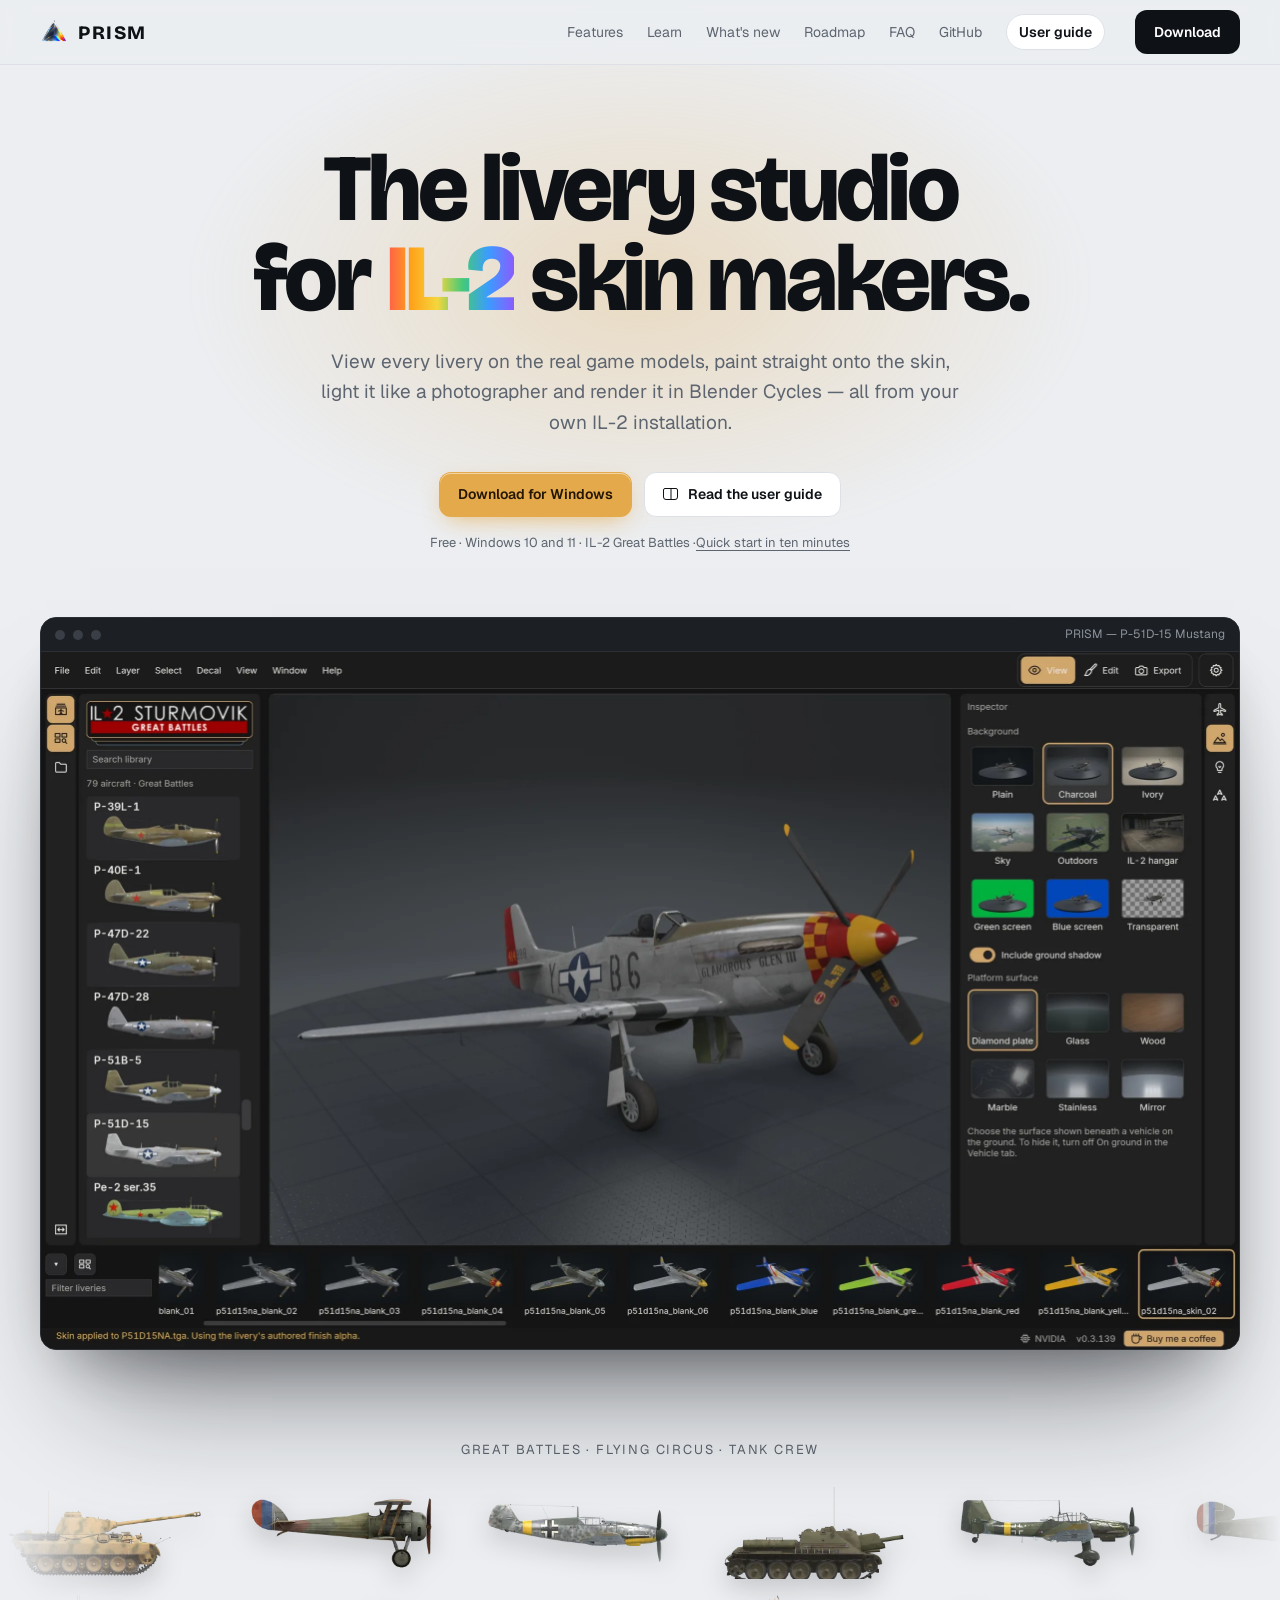
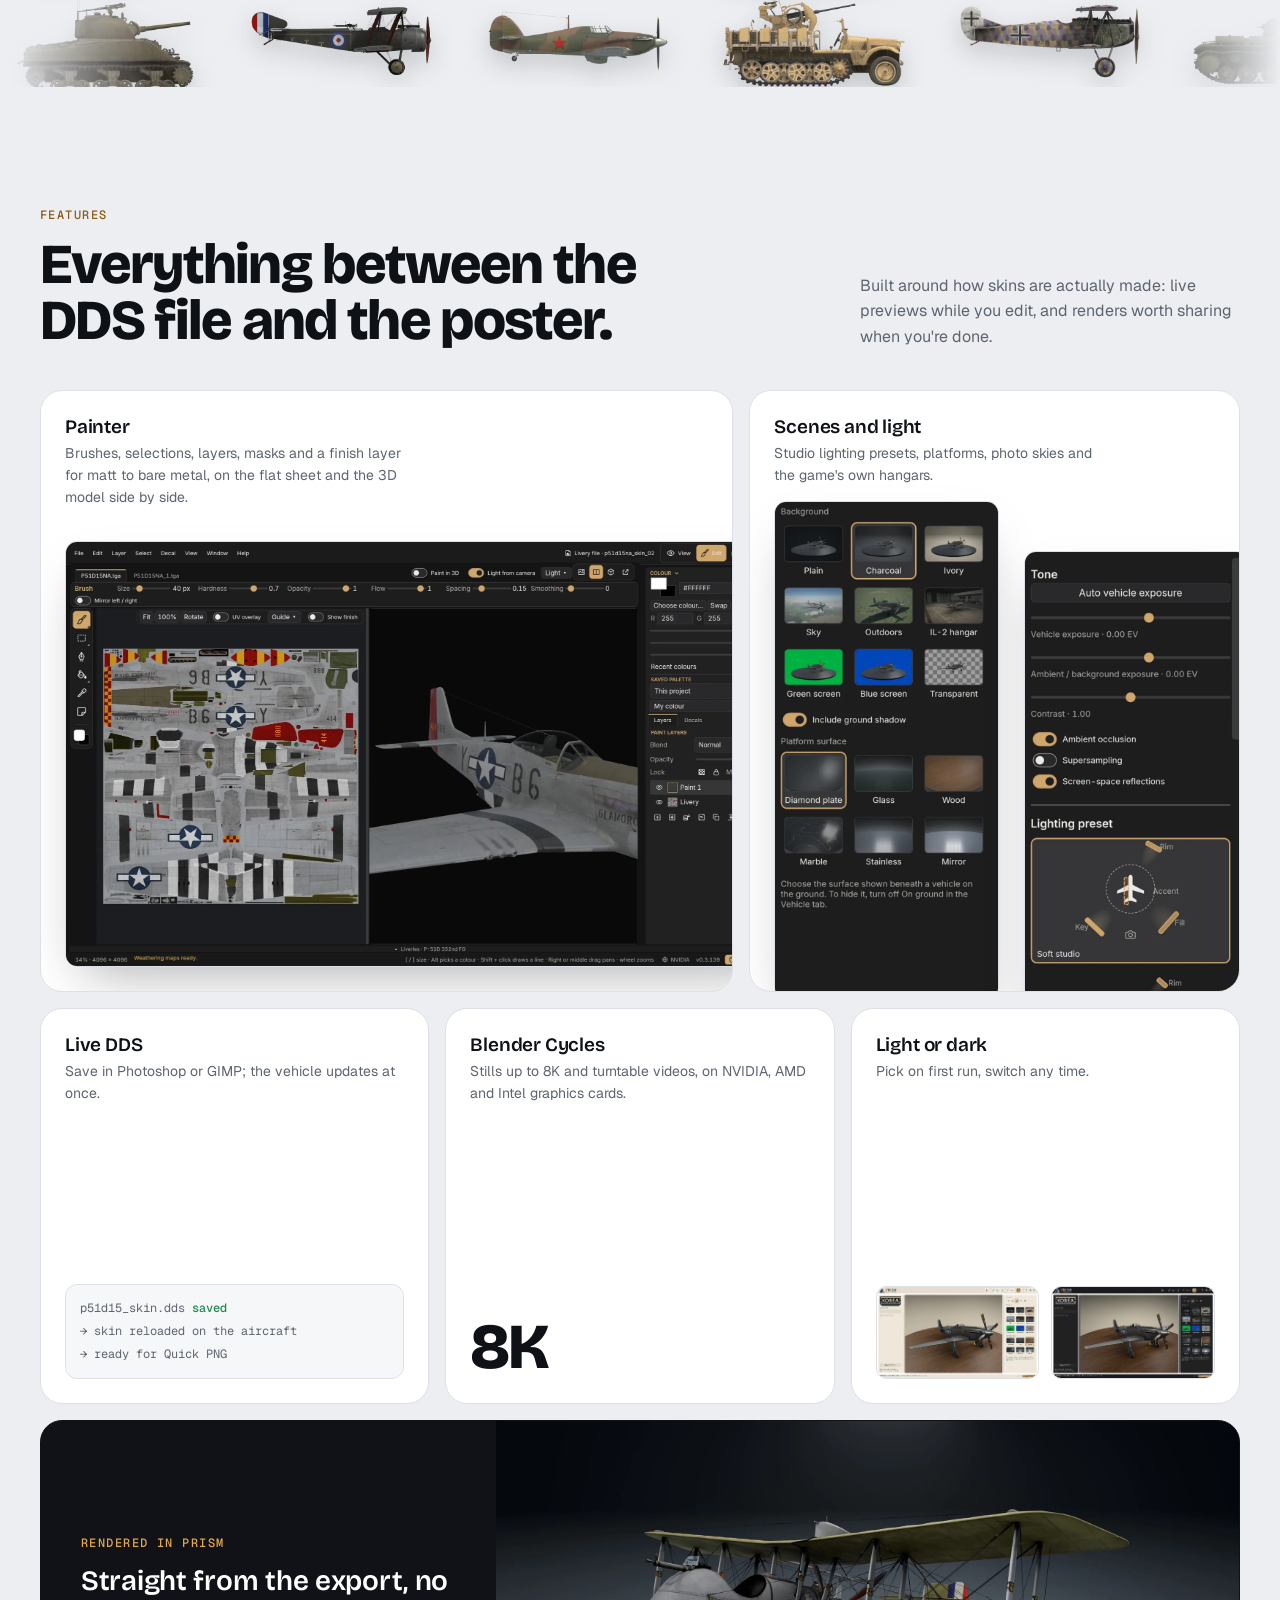
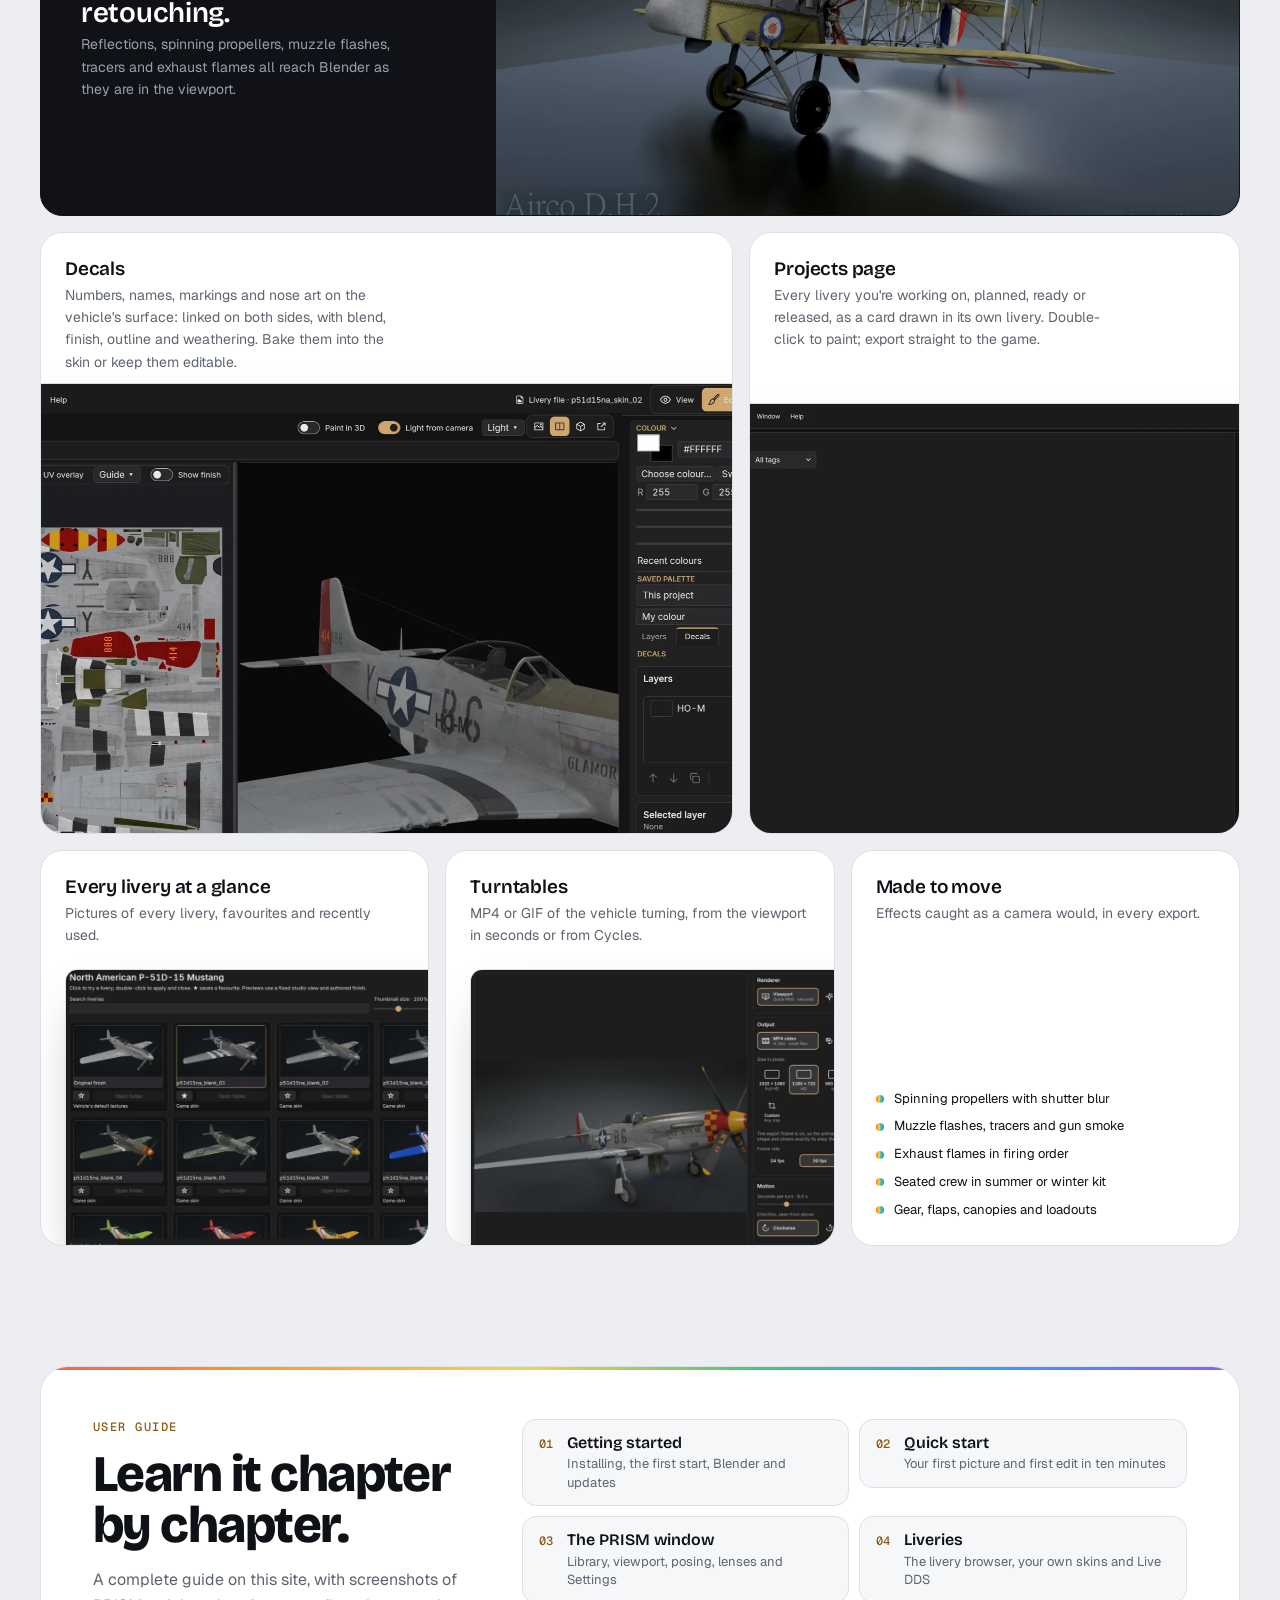
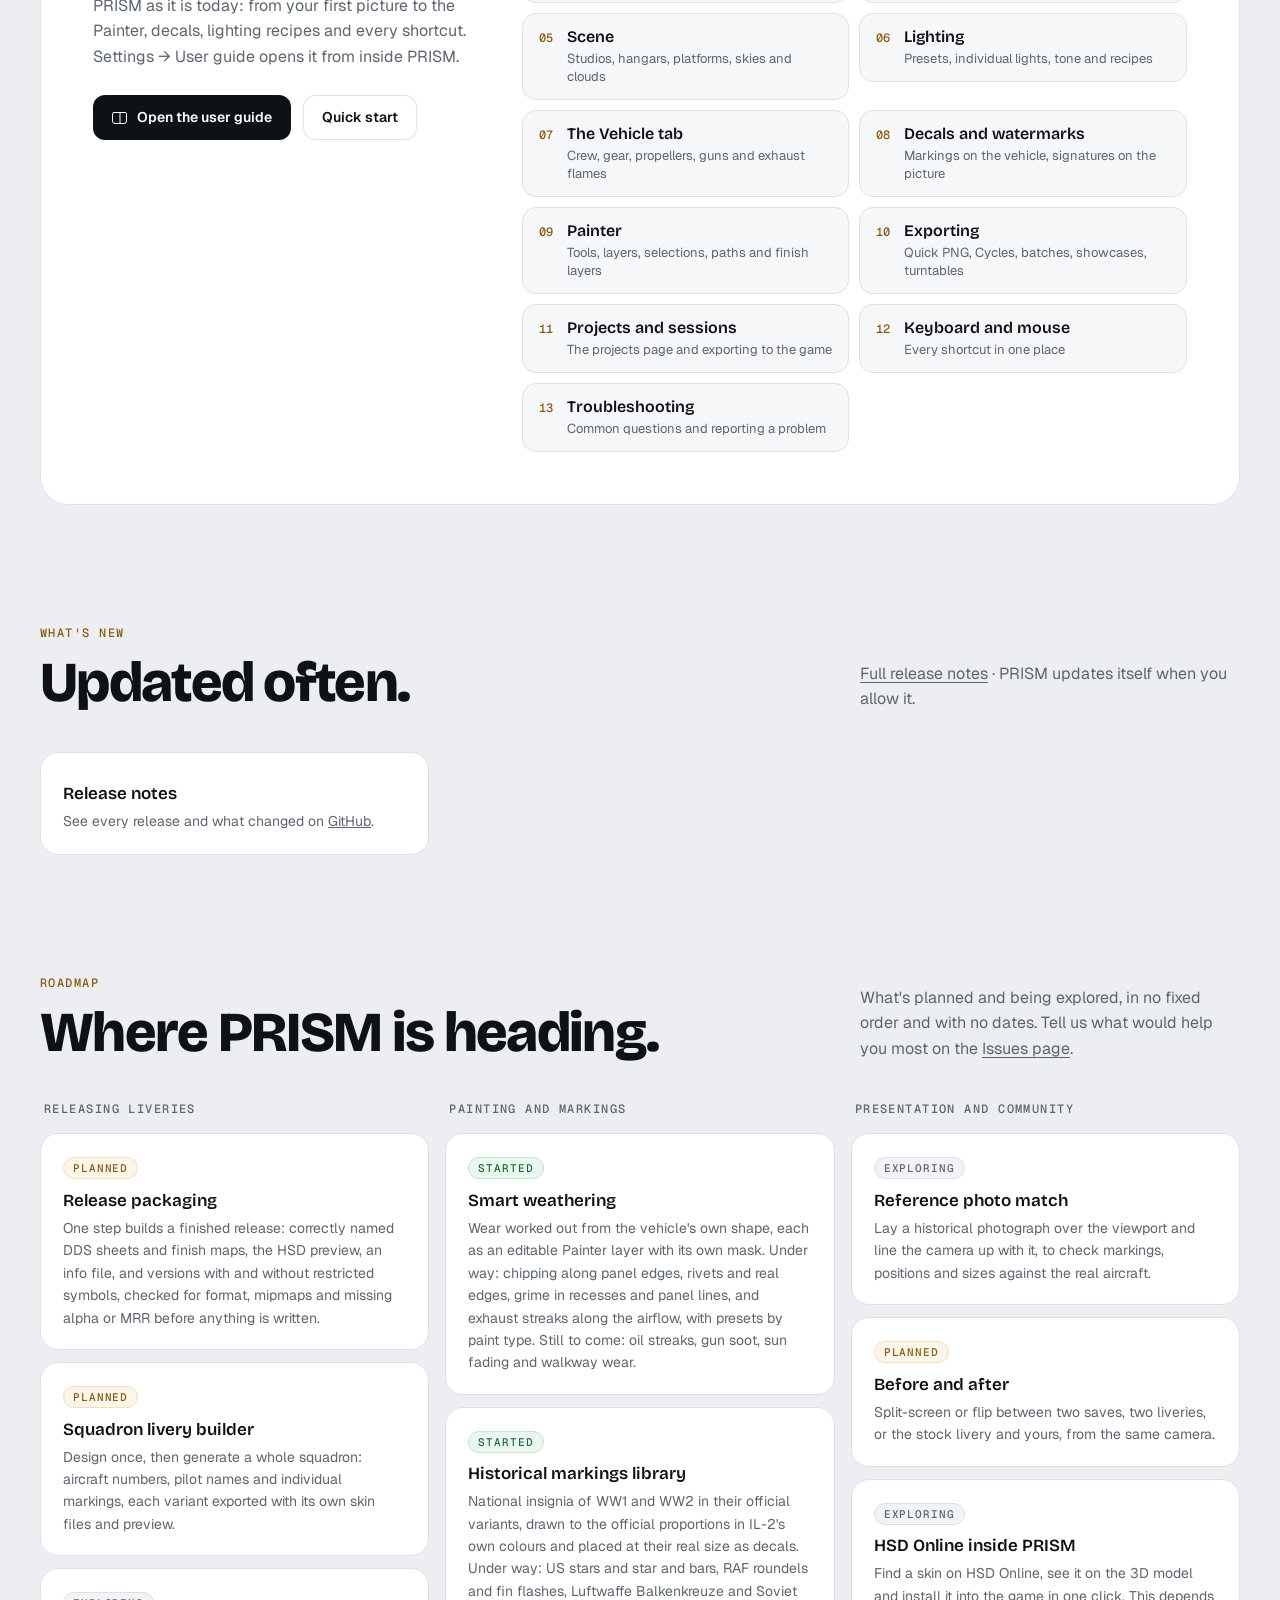
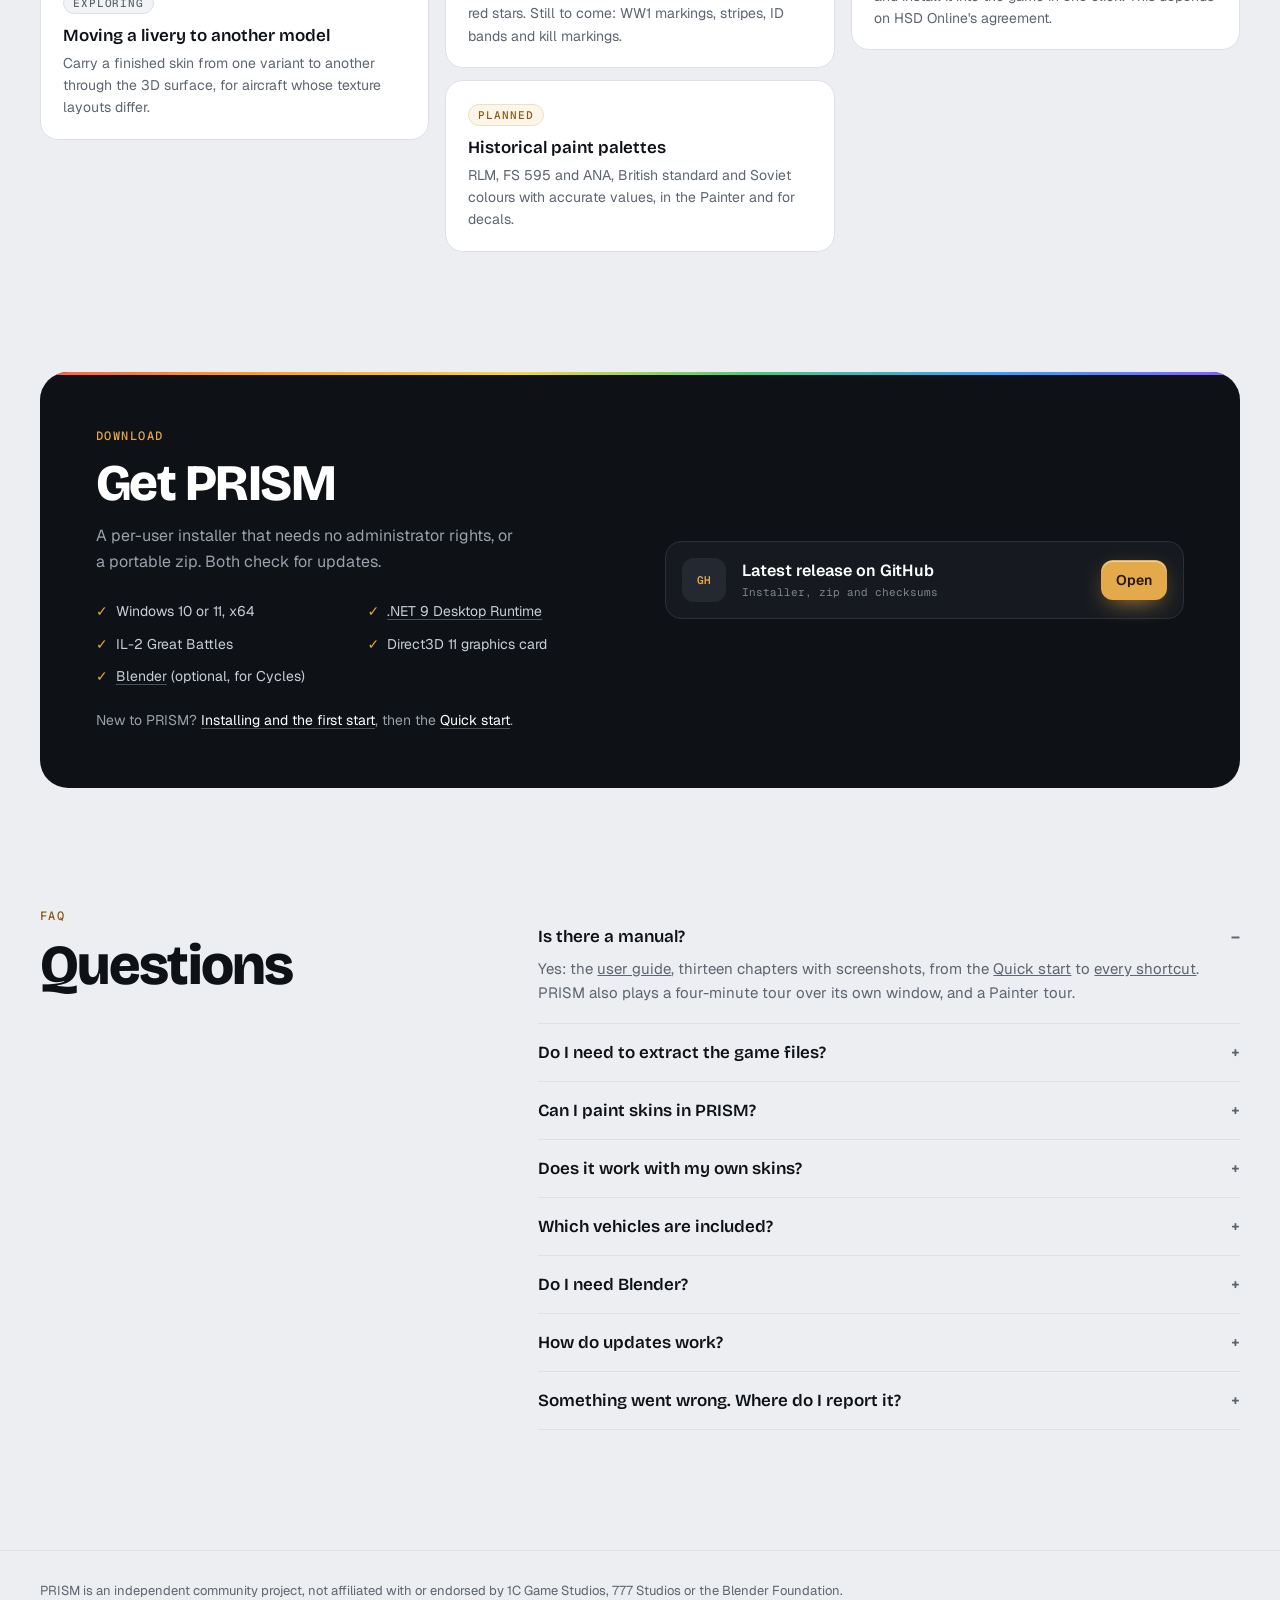
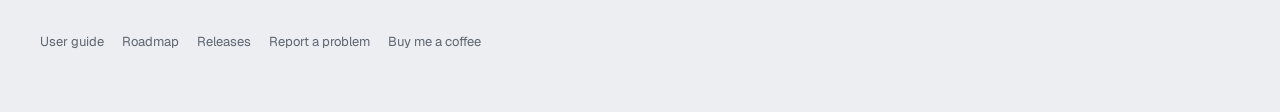
<file: docs/index.html>
<!doctype html>
<html lang="en-GB">
<head>
<meta charset="utf-8">
<meta name="viewport" content="width=device-width,initial-scale=1">
<title>PRISM · The livery studio for IL-2 skin makers</title>
<meta name="description" content="PRISM is a free Windows livery studio for IL-2 Great Battles: view every livery on the real game models, paint onto the skin, light it like a photographer and render it in Blender Cycles.">
<meta name="theme-color" content="#eceef1">
<link rel="icon" type="image/png" sizes="32x32" href="assets/favicon-32.png">
<link rel="apple-touch-icon" href="assets/apple-touch-icon.png">
<meta property="og:type" content="website">
<meta property="og:title" content="PRISM · The livery studio for IL-2 skin makers">
<meta property="og:description" content="View every livery on the real game models, paint onto the skin, light it and render it in Blender Cycles. Free for Windows.">
<meta property="og:image" content="https://riaanjutte.github.io/PRISM-Distribution/assets/og-image.jpg">
<meta property="og:url" content="https://riaanjutte.github.io/PRISM-Distribution/">
<meta name="twitter:card" content="summary_large_image">
<link rel="preconnect" href="https://fonts.googleapis.com"><link rel="preconnect" href="https://fonts.gstatic.com" crossorigin>
<link href="https://fonts.googleapis.com/css2?family=Bricolage+Grotesque:opsz,wght@12..96,400;12..96,600;12..96,800&family=Geist:wght@400;500;600&family=Geist+Mono:wght@400;500&display=swap" rel="stylesheet">
<link rel="stylesheet" href="styles.css">
</head>
<body>
<a class="skip" href="#main">Skip to content</a>
<header class="top"><div class="wrap">
  <a class="brand" href="./" aria-label="PRISM home"><img src="assets/prism-96.png" alt="" width="28" height="28">PRISM</a>
  <nav aria-label="Main"><a href="#features">Features</a><a href="#guide">Learn</a><a href="#new">What's new</a><a href="#roadmap">Roadmap</a><a href="#faq">FAQ</a><a href="https://github.com/riaanjutte/PRISM-Distribution">GitHub</a><a class="guide-link" href="guide/">User guide</a></nav>
  <a class="btn dark" href="#download">Download</a>
</div></header>

<main id="main">
  <section class="hero wrap">
    <a class="chip" id="chip" href="#new" hidden><b data-version></b><span id="chip-text">See what's new</span> →</a>
    <h1>The livery studio<br>for <span class="spec">IL-2</span> skin makers.</h1>
    <p>View every livery on the real game models, paint straight onto the skin, light it like a photographer and render it in Blender Cycles — all from your own IL-2 installation.</p>
    <div class="ctas"><a class="btn amber" href="#download">Download for Windows</a><a class="btn line" href="guide/"><span class="book" aria-hidden="true"></span>Read the user guide</a></div>
    <small>Free · Windows 10 and 11 · IL-2 Great Battles ·<a href="guide/#quick-start">Quick start in ten minutes</a></small>
    <div class="stage"><div class="window"><div class="bar" aria-hidden="true"><i></i><i></i><i></i><span>PRISM — P-51D-15 Mustang</span></div><img src="assets/app-main.webp" alt="PRISM's main window: the Great Battles library on the left, a P-51D-15 Mustang in the studio, and the Scene inspector's backgrounds and platforms on the right" width="2400" height="1396" fetchpriority="high"></div></div>
  </section>

  <div class="collections wrap">Great Battles · Flying Circus · Tank Crew</div>
  <div class="marquee" aria-hidden="true"><div class="track" id="row1"></div><div class="track rev" id="row2"></div></div>

  <section class="wrap" id="features">
    <div class="sh"><div><span class="kick">Features</span><h2>Everything between the DDS file and the poster.</h2></div><p>Built around how skins are actually made: live previews while you edit, and renders worth sharing when you're done.</p></div>
    <div class="bento">
      <article class="card c1"><h3>Painter</h3><p>Brushes, selections, layers, masks and a finish layer for matt to bare metal, on the flat sheet and the 3D model side by side.</p><img class="shot" src="assets/app-painter.webp" alt="The Painter: the P-51D-15 skin sheet beside the 3D model, with the layers panel" width="2000" height="1163" loading="lazy" style="left:24px;top:150px;width:calc(100% + 40px)"></article>
      <article class="card c2"><h3>Scenes and light</h3><p>Studio lighting presets, platforms, photo skies and the game's own hangars.</p><img class="shot" src="assets/panel-scene.webp" alt="The Scene panel's backgrounds and platform surfaces" width="608" height="1358" loading="lazy" style="left:24px;top:110px;width:46%"><img class="shot" src="assets/panel-lighting.webp" alt="The Lighting panel's presets and lights" width="608" height="1358" loading="lazy" style="right:-10px;top:160px;width:46%"></article>
      <article class="card c3"><h3>Live DDS</h3><p>Save in Photoshop or GIMP; the vehicle updates at once.</p><div class="dds mono" aria-hidden="true">p51d15_skin.dds <b>saved</b><br>→ skin reloaded on the aircraft<br>→ ready for Quick PNG</div></article>
      <article class="card c4"><h3>Blender Cycles</h3><p>Stills up to 8K and turntable videos, on NVIDIA, AMD and Intel graphics cards.</p><div class="big">8K</div></article>
      <article class="card c5"><h3>Light or dark</h3><p>Pick on first run, switch any time.</p><div class="themes"><img src="assets/theme-light.webp" alt="PRISM in the light theme" width="352" height="198" loading="lazy"><img src="assets/theme-dark.webp" alt="PRISM in the dark theme" width="352" height="198" loading="lazy"></div></article>
      <article class="card c6"><div class="txt"><span class="kick on-dark">Rendered in PRISM</span><h3>Straight from the export, no retouching.</h3><p>Reflections, spinning propellers, muzzle flashes, tracers and exhaust flames all reach Blender as they are in the viewport.</p></div>
        <div class="renders"><img src="assets/render-dh2.webp" alt="Airco D.H.2 rendered in Blender Cycles" width="2000" height="1125" loading="lazy" class="on"></div></article>
      <article class="card c7"><h3>Decals</h3><p>Numbers, names, markings and nose art on the vehicle's surface: linked on both sides, with blend, finish, outline and weathering. Bake them into the skin or keep them editable.</p><img class="shot" src="assets/feature-decals.webp" alt="Squadron codes placed on the P-51D-15's fuselage in Edit, with the decal layers beside it" width="2000" height="1163" loading="lazy" style="left:-34%;top:150px;width:150%"></article>
      <article class="card c8"><h3>Projects page</h3><p>Every livery you're working on, planned, ready or released, as a card drawn in its own livery. Double-click to paint; export straight to the game.</p><img class="shot" src="assets/feature-projects.webp" alt="The projects page: cards for each livery, with a project's details on the right" width="1600" height="931" loading="lazy" style="left:-150px;top:170px;width:calc(100% + 320px)"></article>
      <article class="card c9"><h3>Every livery at a glance</h3><p>Pictures of every livery, favourites and recently used.</p><img class="shot" src="assets/feature-liveries.webp" alt="The livery browser: pictures of every P-51D-15 livery" width="1000" height="661" loading="lazy" style="left:24px;top:118px;width:calc(100% + 60px)"></article>
      <article class="card c10"><h3>Turntables</h3><p>MP4 or GIF of the vehicle turning, from the viewport in seconds or from Cycles.</p><img class="shot" src="assets/feature-turntable.webp" alt="The turntable window: preview, renderer, size and camera" width="1000" height="876" loading="lazy" style="left:24px;top:118px;width:calc(100% + 40px)"></article>
      <article class="card c11"><h3>Made to move</h3><p>Effects caught as a camera would, in every export.</p><ul class="fx"><li>Spinning propellers with shutter blur</li><li>Muzzle flashes, tracers and gun smoke</li><li>Exhaust flames in firing order</li><li>Seated crew in summer or winter kit</li><li>Gear, flaps, canopies and loadouts</li></ul></article>
    </div>
  </section>

  <section class="wrap" id="guide">
    <div class="guide">
      <div class="guide-intro">
        <span class="kick">User guide</span>
        <h2>Learn it chapter by chapter.</h2>
        <p>A complete guide on this site, with screenshots of PRISM as it is today: from your first picture to the Painter, decals, lighting recipes and every shortcut. Settings → User guide opens it from inside PRISM.</p>
        <div class="ctas"><a class="btn dark" href="guide/"><span class="book" aria-hidden="true"></span>Open the user guide</a><a class="btn line" href="guide/#quick-start">Quick start</a></div>
      </div>
      <ol class="chapters">
        <li><a href="guide/#getting-started"><span class="n">01</span><span><b>Getting started</b><small>Installing, the first start, Blender and updates</small></span></a></li>
        <li><a href="guide/#quick-start"><span class="n">02</span><span><b>Quick start</b><small>Your first picture and first edit in ten minutes</small></span></a></li>
        <li><a href="guide/#the-prism-window"><span class="n">03</span><span><b>The PRISM window</b><small>Library, viewport, posing, lenses and Settings</small></span></a></li>
        <li><a href="guide/#liveries"><span class="n">04</span><span><b>Liveries</b><small>The livery browser, your own skins and Live DDS</small></span></a></li>
        <li><a href="guide/#scene"><span class="n">05</span><span><b>Scene</b><small>Studios, hangars, platforms, skies and clouds</small></span></a></li>
        <li><a href="guide/#lighting"><span class="n">06</span><span><b>Lighting</b><small>Presets, individual lights, tone and recipes</small></span></a></li>
        <li><a href="guide/#the-vehicle-tab"><span class="n">07</span><span><b>The Vehicle tab</b><small>Crew, gear, propellers, guns and exhaust flames</small></span></a></li>
        <li><a href="guide/#decals-and-watermarks"><span class="n">08</span><span><b>Decals and watermarks</b><small>Markings on the vehicle, signatures on the picture</small></span></a></li>
        <li><a href="guide/#painter"><span class="n">09</span><span><b>Painter</b><small>Tools, layers, selections, paths and finish layers</small></span></a></li>
        <li><a href="guide/#exporting"><span class="n">10</span><span><b>Exporting</b><small>Quick PNG, Cycles, batches, showcases, turntables</small></span></a></li>
        <li><a href="guide/#projects-and-sessions"><span class="n">11</span><span><b>Projects and sessions</b><small>The projects page and exporting to the game</small></span></a></li>
        <li><a href="guide/#keyboard-and-mouse"><span class="n">12</span><span><b>Keyboard and mouse</b><small>Every shortcut in one place</small></span></a></li>
        <li><a href="guide/#troubleshooting"><span class="n">13</span><span><b>Troubleshooting</b><small>Common questions and reporting a problem</small></span></a></li>
      </ol>
    </div>
  </section>

  <section class="wrap" id="new">
    <div class="sh"><div><span class="kick">What's new</span><h2>Updated often.</h2></div><p><a id="notes" href="https://github.com/riaanjutte/PRISM-Distribution/releases">Full release notes</a> · PRISM updates itself when you allow it.</p></div>
    <div class="news" id="news"><article><h4>Release notes</h4><p>See every release and what changed on <a href="https://github.com/riaanjutte/PRISM-Distribution/releases">GitHub</a>.</p></article></div>
  </section>

  <section class="wrap" id="roadmap">
    <div class="sh"><div><span class="kick">Roadmap</span><h2>Where PRISM is heading.</h2></div><p>What's planned and being explored, in no fixed order and with no dates. Tell us what would help you most on the <a href="https://github.com/riaanjutte/PRISM-Distribution/issues">Issues page</a>.</p></div>
    <div class="road">
      <div class="lane"><h3>Releasing liveries</h3>
        <article><span class="tag">Planned</span><h4>Release packaging</h4><p>One step builds a finished release: correctly named DDS sheets and finish maps, the HSD preview, an info file, and versions with and without restricted symbols, checked for format, mipmaps and missing alpha or MRR before anything is written.</p></article>
        <article><span class="tag">Planned</span><h4>Squadron livery builder</h4><p>Design once, then generate a whole squadron: aircraft numbers, pilot names and individual markings, each variant exported with its own skin files and preview.</p></article>
        <article><span class="tag idea">Exploring</span><h4>Moving a livery to another model</h4><p>Carry a finished skin from one variant to another through the 3D surface, for aircraft whose texture layouts differ.</p></article>
      </div>
      <div class="lane"><h3>Painting and markings</h3>
        <article><span class="tag started">Started</span><h4>Smart weathering</h4><p>Wear worked out from the vehicle's own shape, each as an editable Painter layer with its own mask. Under way: chipping along panel edges, rivets and real edges, grime in recesses and panel lines, and exhaust streaks along the airflow, with presets by paint type. Still to come: oil streaks, gun soot, sun fading and walkway wear.</p></article>
        <article><span class="tag started">Started</span><h4>Historical markings library</h4><p>National insignia of WW1 and WW2 in their official variants, drawn to the official proportions in IL-2's own colours and placed at their real size as decals. Under way: US stars and star and bars, RAF roundels and fin flashes, Luftwaffe Balkenkreuze and Soviet red stars. Still to come: WW1 markings, stripes, ID bands and kill markings.</p></article>
        <article><span class="tag">Planned</span><h4>Historical paint palettes</h4><p>RLM, FS 595 and ANA, British standard and Soviet colours with accurate values, in the Painter and for decals.</p></article>
      </div>
      <div class="lane"><h3>Presentation and community</h3>
        <article><span class="tag idea">Exploring</span><h4>Reference photo match</h4><p>Lay a historical photograph over the viewport and line the camera up with it, to check markings, positions and sizes against the real aircraft.</p></article>
        <article><span class="tag">Planned</span><h4>Before and after</h4><p>Split-screen or flip between two saves, two liveries, or the stock livery and yours, from the same camera.</p></article>
        <article><span class="tag idea">Exploring</span><h4>HSD Online inside PRISM</h4><p>Find a skin on HSD Online, see it on the 3D model and install it into the game in one click. This depends on HSD Online's agreement.</p></article>
      </div>
    </div>
  </section>

  <section class="wrap">
    <div class="dl" id="download">
      <div><span class="kick on-dark">Download</span><h2>Get PRISM <span data-version></span></h2><p class="lead">A per-user installer that needs no administrator rights, or a portable zip. Both check for updates.</p>
        <ul class="req"><li>Windows 10 or 11, x64</li><li><a href="https://dotnet.microsoft.com/en-us/download/dotnet/9.0">.NET 9 Desktop Runtime</a></li><li>IL-2 Great Battles</li><li>Direct3D 11 graphics card</li><li><a href="https://www.blender.org/download/">Blender</a> (optional, for Cycles)</li></ul>
        <p class="next">New to PRISM? <a href="guide/#getting-started">Installing and the first start</a>, then the <a href="guide/#quick-start">Quick start</a>.</p></div>
      <div id="files">
        <a class="file" href="https://github.com/riaanjutte/PRISM-Distribution/releases/latest"><span class="ic">GH</span><div><b>Latest release on GitHub</b><small class="mono">Installer, zip and checksums</small></div><span class="btn amber small">Open</span></a>
      </div>
    </div>
  </section>

  <section class="wrap faq" id="faq">
    <div><span class="kick">FAQ</span><h2>Questions</h2></div>
    <div>
      <details open><summary>Is there a manual?</summary><p>Yes: the <a href="guide/">user guide</a>, thirteen chapters with screenshots, from the <a href="guide/#quick-start">Quick start</a> to <a href="guide/#keyboard-and-mouse">every shortcut</a>. PRISM also plays a four-minute tour over its own window, and a Painter tour.</p></details>
      <details><summary>Do I need to extract the game files?</summary><p>No. PRISM reads the models and liveries straight from your installed IL-2 games. Nothing is copied off your computer.</p></details>
      <details><summary>Can I paint skins in PRISM?</summary><p>Yes. The <a href="guide/#painter">Painter</a> paints colour and finish onto the skin in layers, with the 3D vehicle live beside the sheet, and <a href="guide/#decals-and-watermarks">decals</a> place markings and text. Export the finished skin as DDS, or straight into the game's Skins folder.</p></details>
      <details><summary>Does it work with my own skins?</summary><p>Yes. Your skins appear beside the official liveries, and Live DDS reloads the one on screen whenever you save it in your image editor.</p></details>
      <details><summary>Which vehicles are included?</summary><p>The aircraft and ground vehicles of IL-2 Great Battles you have installed: Great Battles, Flying Circus and Tank Crew, including the AI-only aircraft.</p></details>
      <details><summary>Do I need Blender?</summary><p>Only for Cycles renders. Quick PNG exports come straight from PRISM's own viewport, and PRISM tells you if Blender is missing when you ask for a Cycles render.</p></details>
      <details><summary>How do updates work?</summary><p>PRISM checks this repository's releases when it starts. You can install the update, postpone it, skip that version or switch the check off in Settings.</p></details>
      <details><summary>Something went wrong. Where do I report it?</summary><p>In PRISM, <em>Settings → Report a problem</em> puts its log and a few facts about your PC in a zip, without your Windows user name, and opens the <a href="https://github.com/riaanjutte/PRISM-Distribution/issues/new">Issues page</a> to attach it to.</p></details>
    </div>
  </section>
</main>

<footer><div class="wrap">
  <span>PRISM is an independent community project, not affiliated with or endorsed by 1C Game Studios, 777 Studios or the Blender Foundation.</span>
  <nav aria-label="Footer"><a href="guide/">User guide</a><a href="#roadmap">Roadmap</a><a href="https://github.com/riaanjutte/PRISM-Distribution/releases">Releases</a><a href="https://github.com/riaanjutte/PRISM-Distribution/issues/new">Report a problem</a><a href="https://www.buymeacoffee.com/haluter">Buy me a coffee</a></nav>
</div></footer>
<script src="site.js" defer></script>
</body>
</html>
</file>
<file: docs/styles.css>
:root{--bg:#eceef1;--card:#fff;--ink:#0e1116;--muted:#5d6570;--line:#dde1e7;--amber:#e3a94b;--amber-ink:#8a5a12;--spectrum:linear-gradient(90deg,#ff5a4e,#ffa31a,#f5d63d,#43c979,#3b9cff,#8a5cff)}
*{box-sizing:border-box;margin:0}
html{scroll-behavior:smooth;scroll-padding-top:80px}
body{background:var(--bg);color:var(--ink);font:400 16px/1.6 Geist,system-ui,sans-serif;-webkit-font-smoothing:antialiased;overflow-x:clip}
a{color:inherit;text-decoration:none}
img{max-width:100%}
[hidden]{display:none!important}
.mono{font-family:"Geist Mono",ui-monospace,monospace}
.wrap{width:min(1200px,calc(100% - 40px));margin:0 auto}
.skip{position:absolute;left:-999px;top:8px;background:var(--ink);color:#fff;padding:8px 14px;border-radius:8px;z-index:99}
.skip:focus{left:8px}
:focus-visible{outline:2px solid var(--amber);outline-offset:3px;border-radius:6px}

/* Header */
.top{position:sticky;top:0;z-index:30;background:rgba(236,238,241,.8);backdrop-filter:blur(14px) saturate(1.3);border-bottom:1px solid var(--line)}
.top .wrap{display:flex;align-items:center;gap:30px;height:64px}
.brand{display:flex;align-items:center;gap:10px;font:800 19px "Bricolage Grotesque",sans-serif;letter-spacing:.08em}
.top nav{display:flex;gap:24px;font-size:14px;color:var(--muted);margin-left:auto}
.top nav a:hover{color:var(--ink)}
.top nav .guide-link{color:var(--ink);font-weight:600;background:var(--card);border:1px solid var(--line);padding:6px 12px;margin:-7px 0;border-radius:999px}
.top nav .guide-link:hover{border-color:var(--amber)}
.book{width:15px;height:12px;border:1.6px solid currentColor;border-radius:2px 2px 3px 3px;position:relative;flex:none}
.book::after{content:"";position:absolute;left:50%;top:-1px;bottom:-1px;border-left:1.6px solid currentColor;transform:translateX(-50%)}
.hero small a{text-decoration:underline;text-underline-offset:3px}
.hero small a:hover{color:var(--ink)}
.btn{display:inline-flex;align-items:center;gap:10px;padding:10px 18px;border-radius:12px;font-weight:600;font-size:14px;border:1px solid transparent;transition:transform .2s,background .2s,box-shadow .2s;white-space:nowrap}
.btn.dark{background:var(--ink);color:#fff}
.btn.dark:hover{background:#262b33}
.btn.amber{background:var(--amber);color:#241603;box-shadow:0 1px 0 rgba(255,255,255,.5) inset,0 8px 24px -8px rgba(227,169,75,.8)}
.btn.amber:hover{transform:translateY(-1px);box-shadow:0 1px 0 rgba(255,255,255,.5) inset,0 12px 28px -8px rgba(227,169,75,.9)}
.btn.line{border-color:var(--line);background:var(--card)}
.btn.line:hover{border-color:#c5cbd3}
.btn.small{padding:8px 14px}

/* Hero */
.hero{text-align:center;padding-top:80px;position:relative}
.hero::before{content:"";position:absolute;left:50%;top:-40px;width:min(900px,100%);height:520px;transform:translateX(-50%);background:radial-gradient(closest-side,rgba(227,169,75,.28),transparent);filter:blur(10px);z-index:-1}
.chip{display:inline-flex;align-items:center;gap:8px;padding:6px 12px 6px 6px;border-radius:999px;background:var(--card);border:1px solid var(--line);font-size:13px;color:var(--muted);margin-bottom:26px;max-width:100%}
.chip b{background:var(--ink);color:#fff;border-radius:999px;padding:2px 9px;font-weight:500;font-size:12px}
.chip span{overflow:hidden;text-overflow:ellipsis;white-space:nowrap}
.chip:hover{border-color:#c5cbd3;color:var(--ink)}
.hero h1{font:800 clamp(44px,7.4vw,104px)/.95 "Bricolage Grotesque",sans-serif;letter-spacing:-.035em;margin:0 auto 22px;max-width:1000px}
.spec{background:var(--spectrum);-webkit-background-clip:text;background-clip:text;color:transparent}
.hero p{font-size:19px;color:var(--muted);max-width:640px;margin:0 auto}
.hero .ctas{display:flex;justify-content:center;gap:12px;margin-top:34px;flex-wrap:wrap}
.hero small{display:block;margin-top:16px;color:var(--muted);font-size:13px}
.stage{perspective:1800px;margin-top:64px}
.window{border-radius:16px;overflow:hidden;background:#15171b;border:1px solid #2a2e35;box-shadow:0 2px 0 rgba(255,255,255,.06) inset,0 80px 120px -50px rgba(14,17,22,.55),0 30px 60px -30px rgba(14,17,22,.4);transform:rotateX(14deg) scale(.96);transform-origin:50% 0;animation:settle 1.6s .2s cubic-bezier(.2,.7,.2,1) forwards}
.window .bar{height:34px;display:flex;align-items:center;gap:8px;padding:0 14px;background:#1c1f24;border-bottom:1px solid #2a2e35;color:#8b929c;font-size:12px}
.window .bar i{width:10px;height:10px;border-radius:50%;background:#3a3f47}
.window .bar span{margin-left:auto}
.window img{display:block;width:100%;height:auto}
@keyframes settle{to{transform:none}}

/* Vehicle rows */
.collections{margin-top:90px;text-align:center;color:var(--muted);font-size:13px;letter-spacing:.14em;text-transform:uppercase}
.marquee{overflow:hidden;margin-top:26px;-webkit-mask-image:linear-gradient(90deg,transparent,#000 12%,#000 88%,transparent);mask-image:linear-gradient(90deg,transparent,#000 12%,#000 88%,transparent)}
.track{display:flex;gap:26px;width:max-content;animation:scroll 70s linear infinite}
.track.rev{animation-direction:reverse;animation-duration:80s;margin-top:16px}
.track img{height:92px;width:auto;filter:drop-shadow(0 10px 12px rgba(14,17,22,.18))}
.marquee:hover .track{animation-play-state:paused}
@keyframes scroll{to{transform:translateX(-50%)}}

/* Sections */
section{padding-top:120px}
.sh{display:flex;justify-content:space-between;align-items:end;gap:40px;margin-bottom:40px;flex-wrap:wrap}
.sh h2,.faq h2{font:800 clamp(34px,4.4vw,58px)/1 "Bricolage Grotesque",sans-serif;letter-spacing:-.03em;max-width:640px}
.sh p{color:var(--muted);max-width:380px}
.sh p a{text-decoration:underline;text-underline-offset:3px}
.kick{font:500 12px "Geist Mono",monospace;color:var(--amber-ink);letter-spacing:.12em;text-transform:uppercase;margin-bottom:14px;display:block}
.kick.on-dark{color:var(--amber)}

/* Features */
.bento{display:grid;grid-template-columns:repeat(12,1fr);grid-auto-rows:190px;gap:16px}
.card{background:var(--card);border:1px solid var(--line);border-radius:22px;padding:24px;position:relative;overflow:hidden;display:flex;flex-direction:column}
.card h3{font:600 19px "Bricolage Grotesque",sans-serif;letter-spacing:-.01em}
.card p{color:var(--muted);font-size:14px;margin-top:4px;max-width:340px}
.card .shot{position:absolute;max-width:none;height:auto;border-radius:12px;border:1px solid var(--line);box-shadow:0 24px 50px -20px rgba(14,17,22,.35);transition:transform .8s cubic-bezier(.2,.7,.2,1)}
.card:hover .shot{transform:translateY(-6px)}
.c1{grid-column:span 7;grid-row:span 3}.c2{grid-column:span 5;grid-row:span 3}.c3,.c4,.c5{grid-column:span 4;grid-row:span 2}.c6{grid-column:span 12;grid-row:span 2}
.big{font:800 64px/1 "Bricolage Grotesque",sans-serif;letter-spacing:-.04em;margin-top:auto}
.themes{display:flex;gap:12px;margin-top:auto}
.themes img{width:calc(50% - 6px);height:auto;border-radius:10px;border:1px solid var(--line)}
.dds{margin-top:auto;font-size:12px;line-height:1.9;color:var(--muted);background:#f6f7f9;border:1px solid var(--line);border-radius:12px;padding:12px 14px}
.dds b{color:#1c8a4a;font-weight:500}
.c6{background:#101217;color:#fff;border-color:#101217;flex-direction:row;align-items:stretch;padding:0}
.c6 .txt{padding:40px;flex:0 0 38%;display:flex;flex-direction:column;justify-content:center}
.c6 h3{font-size:28px;line-height:1.15}
.c6 p{color:#9aa1ab}
.renders{position:relative;flex:1;min-width:0}
.renders img{position:absolute;inset:0;width:100%;height:100%;object-fit:cover;opacity:0;transition:opacity 1.4s ease}
.renders img.on{opacity:1}
.c7{grid-column:span 7;grid-row:span 3}.c8{grid-column:span 5;grid-row:span 3}.c9,.c10,.c11{grid-column:span 4;grid-row:span 2}
.fx{list-style:none;padding:0;margin-top:auto;display:grid;gap:7px;font-size:13px;color:var(--ink)}
.fx li{display:flex;gap:10px;align-items:center}
.fx li::before{content:"";width:8px;height:8px;border-radius:50%;background:var(--spectrum);flex:none}

/* User guide */
.guide{background:var(--card);border:1px solid var(--line);border-radius:28px;padding:52px;display:grid;grid-template-columns:minmax(0,.85fr) minmax(0,1.5fr);gap:52px;position:relative;overflow:hidden}
.guide::before{content:"";position:absolute;left:0;right:0;top:0;height:3px;background:var(--spectrum)}
.guide h2{font:800 clamp(34px,4vw,52px)/1 "Bricolage Grotesque",sans-serif;letter-spacing:-.03em}
.guide-intro p{color:var(--muted);margin-top:16px}
.guide .ctas{display:flex;gap:12px;flex-wrap:wrap;margin-top:26px}
.tour{margin-top:28px;padding:14px 16px;border-radius:14px;background:#fbf5ea;border-left:3px solid var(--amber);font-size:14px;color:#3b3325}
.tour b{display:block;font-weight:600;margin-bottom:2px}
.chapters{list-style:none;padding:0;display:grid;grid-template-columns:repeat(2,minmax(0,1fr));gap:10px;align-content:start}
.chapters a{display:flex;gap:14px;align-items:flex-start;padding:13px 16px;border:1px solid var(--line);border-radius:14px;background:#f6f7f9;transition:border-color .2s,background .2s,transform .2s}
.chapters a:hover{border-color:var(--amber);background:#fff;transform:translateY(-1px)}
.chapters .n{font:500 12px/1.9 "Geist Mono",monospace;color:var(--amber-ink)}
.chapters b{display:block;font:600 16px/1.3 "Bricolage Grotesque",sans-serif}
.chapters small{display:block;color:var(--muted);font-size:13px;line-height:1.4;margin-top:2px}
.next{margin-top:22px;font-size:14px;color:#9aa1ab}
.next a{color:#fff;text-decoration:underline;text-underline-offset:3px;text-decoration-color:#4a515c}

/* What's new */
.news{display:grid;grid-template-columns:repeat(3,1fr);gap:16px}
.news article{background:var(--card);border:1px solid var(--line);border-radius:18px;padding:22px}
.news .v{font:500 12px "Geist Mono",monospace;color:var(--amber-ink)}
.news h4{font:600 17px "Bricolage Grotesque",sans-serif;margin:8px 0 6px}
.news p{font-size:14px;color:var(--muted)}
.news p a{text-decoration:underline}

/* Roadmap */
.road{display:grid;grid-template-columns:repeat(3,minmax(0,1fr));gap:16px;align-items:start}
.lane{display:grid;gap:12px}
.lane h3{font:500 12px "Geist Mono",monospace;letter-spacing:.12em;text-transform:uppercase;color:var(--muted);padding:0 4px 4px}
.lane article{background:var(--card);border:1px solid var(--line);border-radius:18px;padding:20px 22px}
.lane h4{font:600 17px "Bricolage Grotesque",sans-serif;margin:10px 0 6px}
.lane p{font-size:14px;color:var(--muted)}
.tag{display:inline-block;font:500 11px "Geist Mono",monospace;letter-spacing:.08em;text-transform:uppercase;padding:3px 9px;border-radius:999px;background:#fbf5ea;color:var(--amber-ink);border:1px solid #f0dfbf}
.tag.idea{background:#f1f3f6;color:var(--muted);border-color:var(--line)}
.tag.started{background:#eaf6ef;color:#1d6b3d;border-color:#c5e6d2}

/* Download */
.dl{background:var(--ink);color:#fff;border-radius:28px;padding:56px;display:grid;grid-template-columns:1fr 1fr;gap:50px;position:relative;overflow:hidden;align-items:center}
.dl::after{content:"";position:absolute;left:0;right:0;top:0;height:3px;background:var(--spectrum)}
.dl h2{font:800 clamp(36px,4vw,54px)/1 "Bricolage Grotesque",sans-serif;letter-spacing:-.03em}
.dl .lead{color:#9aa1ab;margin-top:14px;max-width:420px}
.req{margin-top:26px;padding:0;list-style:none;display:grid;grid-template-columns:1fr 1fr;gap:10px 24px;font-size:14px;color:#c9ced6}
.req li::before{content:"✓";color:var(--amber);margin-right:8px}
.req a{text-decoration:underline;text-underline-offset:3px;text-decoration-color:#4a515c}
.file{display:flex;align-items:center;gap:16px;padding:16px;border:1px solid #2a2f37;border-radius:16px;background:#161a20;transition:border-color .2s}
.file:hover{border-color:#3d444f}
.file+.file{margin-top:12px}
.file .ic{flex:0 0 44px;height:44px;border-radius:12px;background:#232831;display:grid;place-items:center;font:600 11px "Geist Mono",monospace;color:var(--amber)}
.file div{flex:1;min-width:0}
.file b{display:block;font-weight:600}
.file small{color:#7d8591;font-size:11px;display:block;overflow:hidden;text-overflow:ellipsis;white-space:nowrap}
.file .btn.line{color:var(--ink)}
.sha{margin-top:14px;font-size:12px;color:#7d8591}
.sha button{font:inherit;color:#c9ced6;background:#232831;border:1px solid #2a2f37;border-radius:8px;padding:3px 8px;margin-left:6px;cursor:pointer}
.sha button:hover{border-color:#3d444f}

/* FAQ */
.faq{display:grid;grid-template-columns:1fr 1.6fr;gap:60px}
details{border-bottom:1px solid var(--line);padding:18px 0}
summary{cursor:pointer;font:600 17px "Bricolage Grotesque",sans-serif;list-style:none;display:flex;justify-content:space-between;gap:20px}
summary::-webkit-details-marker{display:none}
summary::after{content:"+";color:var(--muted)}
details[open] summary::after{content:"–"}
details p{color:var(--muted);margin-top:10px;font-size:15px}
details a{text-decoration:underline}

footer{margin-top:120px;border-top:1px solid var(--line);padding:30px 0 60px;color:var(--muted);font-size:13px}
footer .wrap{display:flex;justify-content:space-between;gap:30px;flex-wrap:wrap}
footer nav{display:flex;gap:18px;flex-wrap:wrap}
footer a:hover{color:var(--ink)}

@media (max-width:900px){
  .top nav a:not(.guide-link){display:none}.top .wrap{gap:12px}
  .bento{grid-template-columns:1fr;grid-auto-rows:auto}.bento>*{grid-column:auto!important;grid-row:auto!important}
  .c1,.c2,.c7,.c8{min-height:440px}.c3,.c4,.c5,.c9,.c10{min-height:220px}.c9,.c10{min-height:300px}
  .guide{grid-template-columns:minmax(0,1fr);padding:28px;gap:28px}.road{grid-template-columns:minmax(0,1fr)}.chapters{grid-template-columns:minmax(0,1fr)}
  .c6{flex-direction:column}.c6 .txt{flex:auto;padding:28px}.renders{aspect-ratio:16/9;flex:none}
  .news,.faq{grid-template-columns:1fr}.faq{gap:10px}
  .dl{grid-template-columns:minmax(0,1fr);padding:30px;gap:30px}.req{grid-template-columns:1fr}
  .track img{height:62px}.track{gap:18px}.collections{margin-top:60px}
  .window{transform:none;animation:none}
}
@media (prefers-reduced-motion:reduce){
  html{scroll-behavior:auto}
  .window{transform:none;animation:none}
  .track{animation:none;flex-wrap:wrap;width:auto;justify-content:center}
  .renders img{transition:none}
}
</file>
